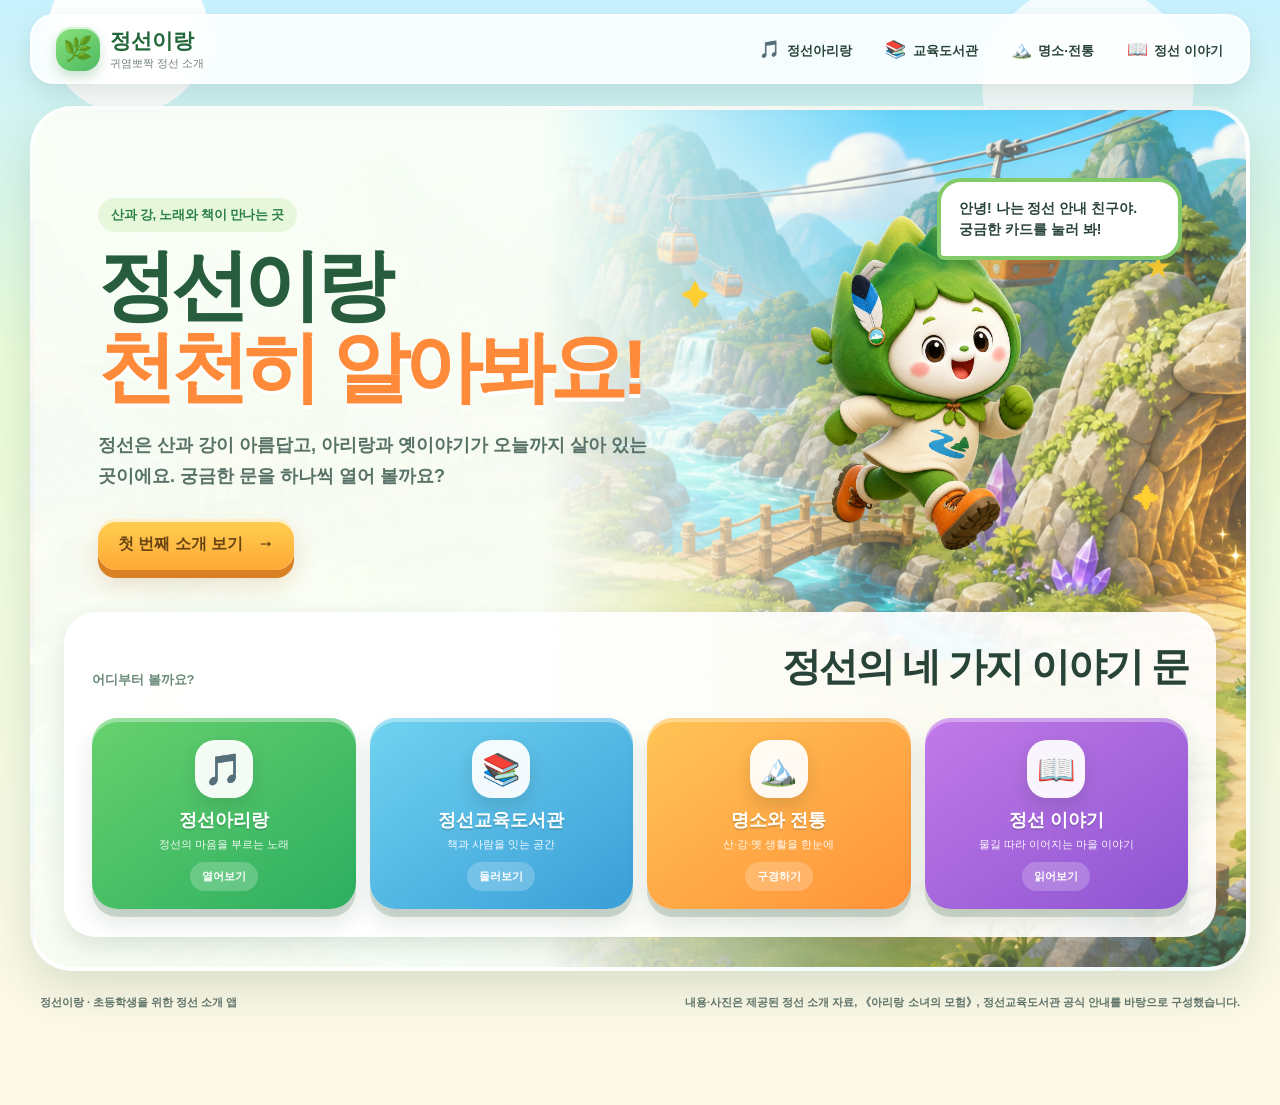
<file: index.html>
<!doctype html>
<html lang="ko">
<head>
  <meta charset="utf-8">
  <meta name="viewport" content="width=device-width, initial-scale=1">
  <meta name="theme-color" content="#5fc96c">
  <meta name="description" content="초등학생 눈높이로 만나는 정선아리랑, 정선교육도서관, 정선 명소와 전통 이야기">
  <title>정선이랑 놀러 가요!</title>
  <link rel="stylesheet" href="styles.css">
</head>
<body>
  <a class="skip-link" href="#mainContent">본문으로 바로가기</a>
  <div class="sky-decoration" aria-hidden="true"><i>★</i><i>✦</i><i>★</i><i>✦</i></div>

  <div class="app-shell">
    <header class="topbar">
      <button class="brand" type="button" data-go="home" aria-label="처음 화면으로 이동">
        <span class="brand-mark">🌿</span>
        <span><b>정선이랑</b><small>귀염뽀짝 정선 소개</small></span>
      </button>
      <nav class="desktop-nav" aria-label="정선 소개 메뉴">
        <button type="button" data-go="arirang"><span>🎵</span> 정선아리랑</button>
        <button type="button" data-go="library"><span>📚</span> 교육도서관</button>
        <button type="button" data-go="places"><span>🏔️</span> 명소·전통</button>
        <button type="button" data-go="story"><span>📖</span> 정선 이야기</button>
      </nav>
    </header>

    <main id="mainContent">
      <section class="page home-page is-active" id="home" data-page="home" aria-labelledby="homeTitle">
        <div class="home-hero">
          <div class="hero-copy">
            <span class="eyebrow">산과 강, 노래와 책이 만나는 곳</span>
            <h1 id="homeTitle">정선이랑<br><em>천천히 알아봐요!</em></h1>
            <p>정선은 산과 강이 아름답고, 아리랑과 옛이야기가 오늘까지 살아 있는 곳이에요. 궁금한 문을 하나씩 열어 볼까요?</p>
            <button class="primary-button" type="button" data-go="arirang">첫 번째 소개 보기 <span>→</span></button>
          </div>
          <div class="mascot-stage">
            <div class="mascot-speech" id="mascotSpeech">안녕! 나는 정선 안내 친구야. 궁금한 카드를 눌러 봐!</div>
            <button class="mascot-button" id="mascotButton" type="button" aria-label="정선 캐릭터에게 말 걸기">
              <img src="assets/jeongseon-hero.png" alt="초록 산 모자를 쓴 정선 안내 캐릭터">
            </button>
            <span class="spark spark-one">✦</span><span class="spark spark-two">★</span><span class="spark spark-three">✦</span>
          </div>
        </div>

        <div class="door-section" aria-labelledby="doorTitle">
          <div class="section-heading compact">
            <span>어디부터 볼까요?</span>
            <h2 id="doorTitle">정선의 네 가지 이야기 문</h2>
          </div>
          <div class="door-grid">
            <button class="door-card green" type="button" data-go="arirang">
              <span class="door-icon">🎵</span><span><b>정선아리랑</b><small>정선의 마음을 부르는 노래</small></span><i>열어보기</i>
            </button>
            <button class="door-card blue" type="button" data-go="library">
              <span class="door-icon">📚</span><span><b>정선교육도서관</b><small>책과 사람을 잇는 공간</small></span><i>둘러보기</i>
            </button>
            <button class="door-card orange" type="button" data-go="places">
              <span class="door-icon">🏔️</span><span><b>명소와 전통</b><small>산·강·옛 생활을 한눈에</small></span><i>구경하기</i>
            </button>
            <button class="door-card purple" type="button" data-go="story">
              <span class="door-icon">📖</span><span><b>정선 이야기</b><small>물길 따라 이어지는 마을 이야기</small></span><i>읽어보기</i>
            </button>
          </div>
        </div>
      </section>

      <section class="page themed-page arirang-page" id="arirang" data-page="arirang" aria-labelledby="arirangTitle">
        <div class="page-hero arirang-hero">
          <button class="back-button" type="button" data-go="home">← 처음으로</button>
          <div class="page-hero-copy">
            <span class="page-kicker">첫 번째 이야기 · 노래</span>
            <h1 id="arirangTitle">마음을 이어 주는<br><em>정선아리랑</em></h1>
            <p>정선 사람들이 살아가며 느낀 마음과 이야기가 노래가 되었어요.</p>
          </div>
          <div class="hero-sticker" aria-hidden="true">아라리요~<span>🎶</span></div>
        </div>

        <div class="content-wrap">
          <div class="fact-bubbles">
            <article><span>🌱</span><div><b>어떤 노래인가요?</b><p>정선을 대표하는 민요예요. 기쁘고 그리운 마음, 살아가는 이야기를 노래로 전해요.</p></div></article>
            <article><span>🌊</span><div><b>어디에서 만나요?</b><p>두 물길이 만나는 아우라지와 정선의 마을, 정선아리랑제에서 만날 수 있어요.</p></div></article>
            <article><span>🤝</span><div><b>왜 소중할까요?</b><p>옛사람들의 마음과 정선의 생활 모습을 오늘의 우리에게 이어 주기 때문이에요.</p></div></article>
          </div>

          <section class="music-room" aria-labelledby="musicTitle">
            <div class="music-photo"><img src="assets/photos/arirang.jpg" alt="무대에서 정선아리랑 공연을 하는 모습"><span>노래가 시작되면 마음도 둥실 ♪</span></div>
            <div class="music-console">
              <span class="eyebrow coral">직접 들어 봐요</span>
              <h2 id="musicTitle">정선아리랑 소리 상자</h2>
              <p>대표곡 버튼을 누르면 긴아리랑이 처음부터 재생돼요.</p>
              <div class="track-list" role="list">
                <button class="track-button single-track" type="button" data-track="assets/audio/stage1-long-arirang-male.mp3" data-title="긴아리랑 · 남자 소리"><span>▶</span><b>대표곡 긴아리랑 듣기</b><small>남자 소리 · 처음부터 재생</small></button>
              </div>
              <div class="now-playing"><span>🎧</span><div><small>지금 선택한 노래</small><b id="trackTitle">곡을 골라 주세요</b></div></div>
              <audio id="arirangPlayer" controls preload="metadata"></audio>
              <p class="tiny-note">정선군 공식 자료실에서 제공하는 음원을 사용했어요.</p>
            </div>
          </section>

          <div class="say-along"><span>🎤</span><div><small>천천히 따라 읽어 봐요</small><b>“아리랑 아리랑 아라리요”</b></div></div>
        </div>
      </section>

      <section class="page themed-page library-page" id="library" data-page="library" aria-labelledby="libraryTitle">
        <div class="page-hero library-hero">
          <button class="back-button" type="button" data-go="home">← 처음으로</button>
          <div class="page-hero-copy">
            <span class="page-kicker">두 번째 이야기 · 책</span>
            <h1 id="libraryTitle">책과 사람을 잇는<br><em>정선교육도서관</em></h1>
            <p>책을 읽고, 궁금한 것을 찾고, 새로운 친구와 문화를 만나는 열린 공간이에요.</p>
          </div>
          <div class="library-building" aria-hidden="true"><span>📚</span><b>정선교육도서관</b><i>책이 반짝!</i></div>
        </div>

        <div class="content-wrap">
          <section aria-labelledby="libraryThingsTitle">
            <div class="section-heading"><span>도서관에서는</span><h2 id="libraryThingsTitle">이런 일을 할 수 있어요!</h2></div>
            <div class="service-grid">
              <article><span>🔎</span><b>책 찾기</b><p>읽고 싶은 책을 검색하고 자료실에서 찾아봐요.</p></article>
              <article><span>✨</span><b>새 책 만나기</b><p>신착자료와 사서 선생님의 추천도서를 살펴봐요.</p></article>
              <article><span>💻</span><b>전자책 읽기</b><p>온라인 전자도서관에서 책과 잡지를 만나요.</p></article>
              <article><span>🎨</span><b>문화 프로그램</b><p>독서·문화 활동과 동아리 프로그램에 참여해요.</p></article>
            </div>
          </section>

          <section class="library-tour" aria-labelledby="tourTitle">
            <div class="shelf-illustration" aria-hidden="true">
              <span class="book b1"></span><span class="book b2"></span><span class="book b3"></span><span class="book b4"></span><span class="book b5"></span><i>🐿️</i>
            </div>
            <div>
              <span class="eyebrow blue-text">도서관을 더 즐겁게</span>
              <h2 id="tourTitle">책을 고르고, 읽고, 나눠요</h2>
              <ol class="library-steps">
                <li><span>1</span><div><b>궁금한 주제를 떠올려요.</b><small>공룡, 우주, 동물, 만들기… 무엇이든 좋아요!</small></div></li>
                <li><span>2</span><div><b>책 표지와 제목을 살펴봐요.</b><small>마음에 드는 책을 조심히 꺼내요.</small></div></li>
                <li><span>3</span><div><b>재미있던 부분을 이야기해요.</b><small>친구에게 한 문장으로 소개해 봐요.</small></div></li>
              </ol>
            </div>
          </section>

          <aside class="library-info" aria-label="정선교육도서관 이용 정보">
            <div><span>📍</span><p><small>주소</small><b>강원특별자치도 정선군 정선읍 봉양4길 9</b></p></div>
            <div><span>☎️</span><p><small>전화</small><b>033-563-5330, 5331</b></p></div>
            <a href="https://lib.gwe.go.kr/jslib/main" target="_blank" rel="noopener">공식 홈페이지 보기 ↗</a>
          </aside>
        </div>
      </section>

      <section class="page themed-page places-page" id="places" data-page="places" aria-labelledby="placesTitle">
        <div class="page-hero places-hero">
          <button class="back-button" type="button" data-go="home">← 처음으로</button>
          <div class="page-hero-copy">
            <span class="page-kicker">세 번째 이야기 · 풍경과 생활</span>
            <h1 id="placesTitle">보고 듣고 느끼는<br><em>정선 명소와 전통</em></h1>
            <p>산과 강이 만든 풍경, 이웃과 함께한 옛 생활, 신나는 체험을 카드로 만나 봐요.</p>
          </div>
          <div class="postcard-stack" aria-hidden="true"><span>동강</span><span>아우라지</span><span>화암동굴</span></div>
        </div>

        <div class="content-wrap">
          <div class="place-filter" role="group" aria-label="명소와 전통 분류">
            <button class="is-active" type="button" data-filter="all">모두 보기</button>
            <button type="button" data-filter="nature">🌿 자연</button>
            <button type="button" data-filter="tradition">🧺 전통</button>
            <button type="button" data-filter="sight">🚠 명소</button>
          </div>
          <div class="place-grid" id="placeGrid" aria-live="polite"></div>
        </div>
      </section>

      <section class="page themed-page story-page" id="story" data-page="story" aria-labelledby="storyTitle">
        <div class="page-hero story-hero">
          <button class="back-button" type="button" data-go="home">← 처음으로</button>
          <div class="page-hero-copy">
            <span class="page-kicker">네 번째 이야기 · 정선 동화책</span>
            <h1 id="storyTitle">물길 따라 이어지는<br><em>정선 이야기</em></h1>
            <p>정선의 옛 생활을 살펴보고, 아우라지 소녀 선이의 신나는 모험도 만나 봐요.</p>
          </div>
          <div class="open-book" aria-hidden="true">📖<span>새 이야기책이 도착했어요!</span></div>
        </div>

        <div class="content-wrap">
          <section class="storybook" aria-labelledby="chapterTitle">
            <div class="storybook-visual" id="storyVisual" aria-hidden="true"></div>
            <div class="storybook-copy">
              <div class="chapter-label" id="chapterLabel">첫 번째 장</div>
              <h2 id="chapterTitle">산과 강이 만나는 마을</h2>
              <p id="chapterText"></p>
              <div class="story-question" id="storyQuestion"></div>
              <div class="story-controls">
                <button id="storyPrev" type="button">← 앞 장</button>
                <div class="story-dots" id="storyDots" aria-label="이야기 장 선택"></div>
                <button id="storyNext" type="button">다음 장 →</button>
              </div>
            </div>
          </section>

          <section class="adventure-book" id="arirangAdventure" aria-labelledby="adventureTitle">
            <div class="adventure-heading">
              <div>
                <span class="book-kicker">📗 책 한 권을 6장으로 쏙!</span>
                <h2 id="adventureTitle">《아리랑 소녀의 모험》</h2>
                <p>아우라지 소녀 <b>선이</b>가 뗏목을 타고 떠나는 용감하고 신비한 모험이에요.</p>
              </div>
              <div class="book-badge" aria-label="박정애 지음">박정애 지음<br><b>저학년 요약</b></div>
            </div>

            <div class="adventure-grid">
              <article class="adventure-card green">
                <span class="adventure-number">1</span>
                <span class="adventure-icon" aria-hidden="true">🏡</span>
                <h3>아우라지 소녀 선이</h3>
                <p>선이는 아픈 어머니와 언니를 돕고, 멀리 한양으로 일하러 간 아버지를 만나고 싶었어요. 그래서 돈도 벌고 아버지도 찾기로 마음먹었지요.</p>
              </article>
              <article class="adventure-card blue">
                <span class="adventure-number">2</span>
                <span class="adventure-icon" aria-hidden="true">🪵</span>
                <h3>‘선우’로 변신!</h3>
                <p>그 시절에는 여자아이를 뗏목에 잘 태워 주지 않았어요. 선이는 머리를 자르고 남자아이 ‘선우’처럼 꾸민 뒤, 뗏목꾼 용이와 한양으로 출발했어요.</p>
              </article>
              <article class="adventure-card yellow">
                <span class="adventure-number">3</span>
                <span class="adventure-icon" aria-hidden="true">🎵</span>
                <h3>물길 위의 아리랑</h3>
                <p>뗏목은 아우라지에서 동강을 따라 흘렀어요. 선이는 물살이 세거나 마음이 무서울 때마다 아리랑을 부르며 용기와 그리움을 노래했답니다.</p>
              </article>
              <article class="adventure-card orange">
                <span class="adventure-number">4</span>
                <span class="adventure-icon" aria-hidden="true">🐉</span>
                <h3>용이 형님의 비밀</h3>
                <p>든든한 뗏목꾼 용이는 사실 천 년을 산 이무기였어요. 용이는 위험한 물길에서 선이를 지켜 주며 동강을 지키는 수호신이 될 날을 기다리고 있었어요.</p>
              </article>
              <article class="adventure-card purple">
                <span class="adventure-number">5</span>
                <span class="adventure-icon" aria-hidden="true">✨</span>
                <h3>이름을 부른 기적</h3>
                <p>나쁜 사람들이 용이를 해치자 선이는 정선의 새, 물고기, 풀꽃 이름을 부르며 아리랑을 불렀어요. 생명들의 힘이 모여 용이를 살리고, 용이는 황금빛 용으로 다시 태어났어요.</p>
              </article>
              <article class="adventure-card pink">
                <span class="adventure-number">6</span>
                <span class="adventure-icon" aria-hidden="true">💚</span>
                <h3>다시 아우라지로</h3>
                <p>모험을 마친 선이는 뗏목의 삯을 받고 다시 소녀의 모습으로 돌아왔어요. 선이는 가족이 기다리는 아우라지를 향해 힘차게 달려갔답니다.</p>
              </article>
            </div>

            <div class="adventure-finish">
              <span aria-hidden="true">🌊</span>
              <div><b>이 이야기의 마음</b><p>가족을 사랑하는 마음, 친구를 믿는 용기, 자연을 소중히 여기는 마음이 정선아리랑과 함께 이어져요.</p></div>
            </div>
            <p class="book-source-note">※ 《아리랑 소녀의 모험》(박정애 지음, 정선아리랑문화재단)의 주요 내용을 초등 1–2학년 눈높이로 짧게 정리했습니다.</p>
          </section>

          <div class="closing-card">
            <img src="assets/jeongseon-hero.png" alt="활짝 웃으며 달리는 정선 안내 캐릭터">
            <div><small>정선 안내 친구의 한마디</small><b>선이처럼 용기를 내고, 용이처럼 자연을 지켜요!</b><button type="button" data-go="home">다른 소개도 보기</button></div>
          </div>
        </div>
      </section>
    </main>

    <footer>
      <p><b>정선이랑</b> · 초등학생을 위한 정선 소개 앱</p>
      <p>내용·사진은 제공된 정선 소개 자료, 《아리랑 소녀의 모험》, 정선교육도서관 공식 안내를 바탕으로 구성했습니다.</p>
    </footer>
  </div>

  <nav class="mobile-nav" aria-label="모바일 정선 소개 메뉴">
    <button type="button" data-go="home"><span>🏡</span>처음</button>
    <button type="button" data-go="arirang"><span>🎵</span>아리랑</button>
    <button type="button" data-go="library"><span>📚</span>도서관</button>
    <button type="button" data-go="places"><span>🏔️</span>명소</button>
    <button type="button" data-go="story"><span>📖</span>이야기</button>
  </nav>

  <script src="app.js"></script>
</body>
</html>
</file>
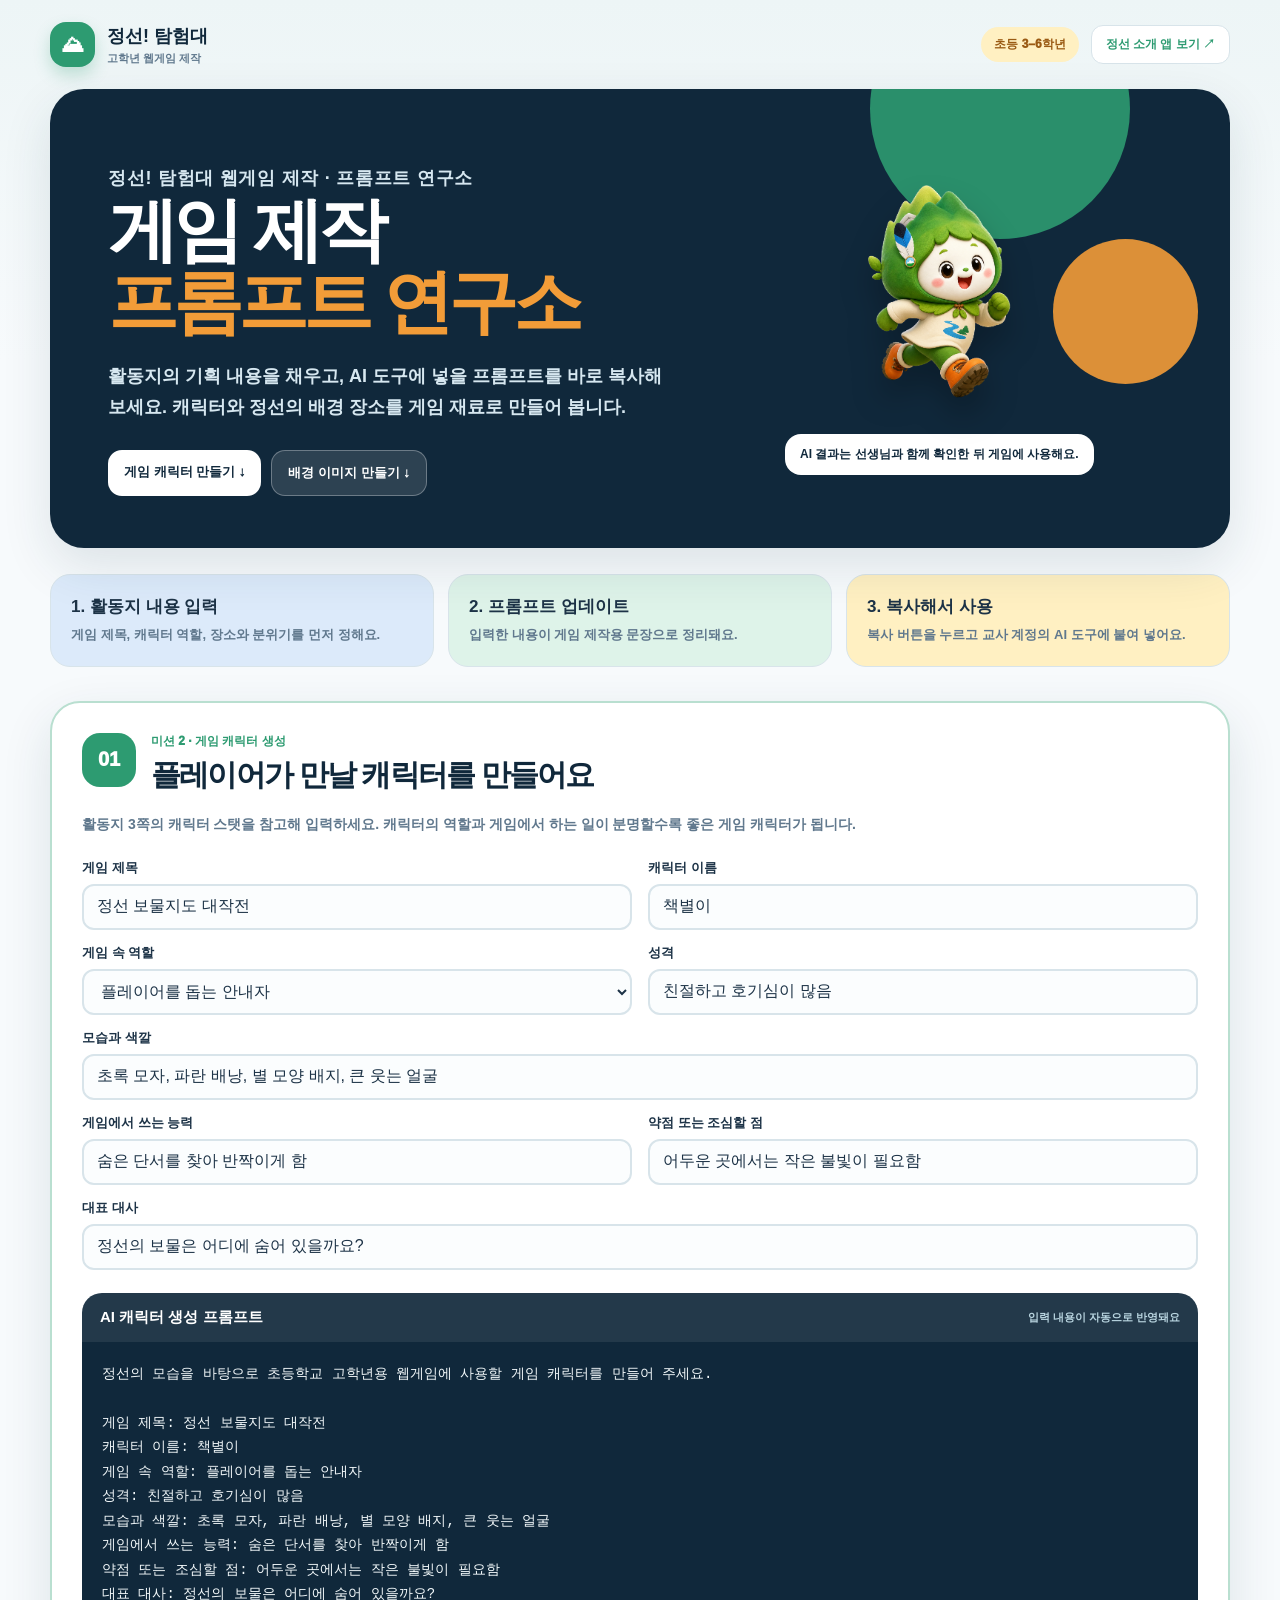
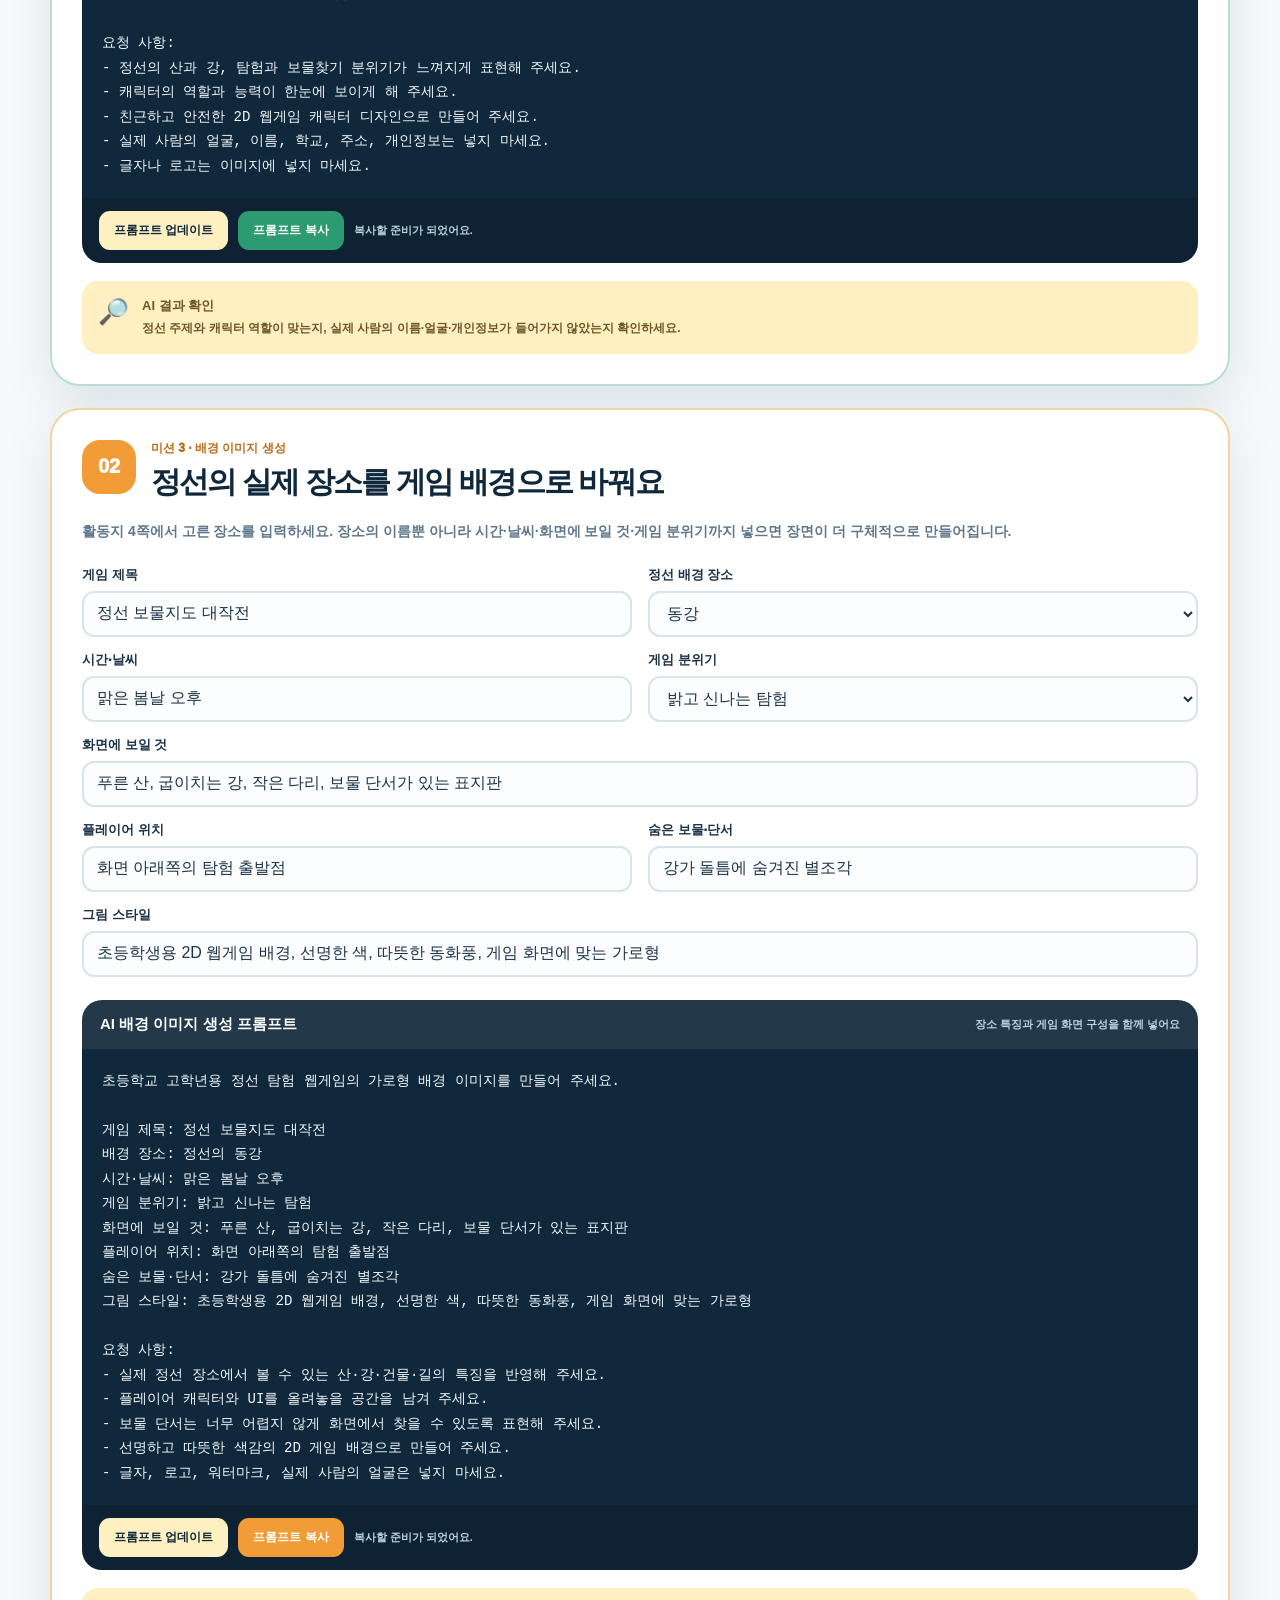
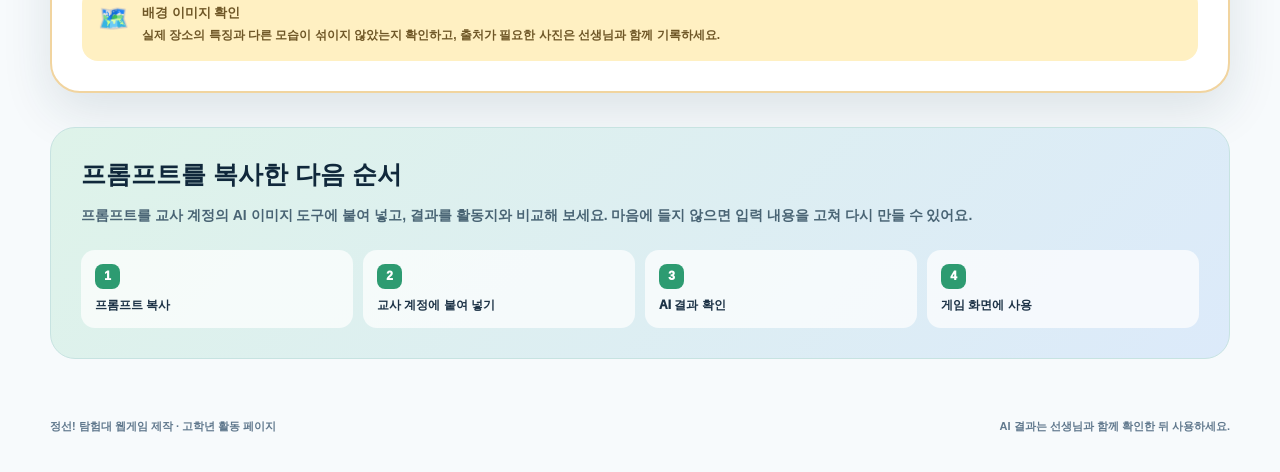
<file: game-workshop.html>
<!doctype html>
<html lang="ko">
<head>
  <meta charset="utf-8">
  <meta name="viewport" content="width=device-width, initial-scale=1">
  <meta name="theme-color" content="#10283b">
  <meta name="description" content="고학년 정선 탐험대 웹게임 제작용 캐릭터·배경 이미지 프롬프트 연구소">
  <title>정선! 탐험대 · 게임 제작 프롬프트 연구소</title>
  <style>
    :root {
      --navy: #10283b;
      --ink: #1d3347;
      --muted: #60788d;
      --green: #2d9b71;
      --orange: #f29c38;
      --blue: #dceafa;
      --mint: #def3e9;
      --yellow: #fff0c2;
      --peach: #ffe1d8;
      --purple: #eee5ff;
      --line: #d8e4ea;
      --paper: #f7fafc;
      --white: #fff;
      --shadow: 0 18px 50px rgba(24, 56, 74, .12);
    }
    * { box-sizing: border-box; }
    html { scroll-behavior: smooth; }
    body { margin: 0; color: var(--ink); background: linear-gradient(180deg, #edf5f6 0, var(--paper) 360px); font-family: "Malgun Gothic", "Apple SD Gothic Neo", sans-serif; }
    button, input, select { font: inherit; }
    a { color: inherit; }
    .page-shell { width: min(1180px, calc(100% - 32px)); margin: 0 auto; }
    .site-header { display: flex; justify-content: space-between; align-items: center; gap: 20px; padding: 22px 0; }
    .brand { display: inline-flex; align-items: center; gap: 12px; color: var(--navy); text-decoration: none; font-weight: 1000; }
    .brand-mark { display: grid; place-items: center; width: 45px; height: 45px; border-radius: 16px; color: white; background: var(--green); font-size: 23px; box-shadow: 0 8px 16px rgba(45,155,113,.25); }
    .brand b, .brand small { display: block; }.brand b { font-size: 18px; }.brand small { margin-top: 3px; color: var(--muted); font-size: 11px; }
    .header-actions { display: flex; align-items: center; gap: 12px; }
    .grade-chip { padding: 9px 13px; border-radius: 999px; color: #9a5a13; background: var(--yellow); font-size: 12px; font-weight: 1000; }
    .home-link { padding: 10px 14px; border-radius: 12px; color: var(--green); background: white; border: 1px solid var(--line); font-size: 12px; font-weight: 1000; text-decoration: none; }
    .hero { position: relative; display: grid; grid-template-columns: 1.1fr .9fr; gap: 30px; align-items: center; min-height: 425px; padding: 52px 58px; overflow: hidden; border-radius: 34px; color: white; background: var(--navy); box-shadow: var(--shadow); }
    .hero::before, .hero::after { content: ""; position: absolute; border-radius: 50%; opacity: .9; pointer-events: none; }
    .hero::before { width: 260px; height: 260px; right: 100px; top: -110px; background: var(--green); }
    .hero::after { width: 145px; height: 145px; right: 32px; top: 150px; background: var(--orange); }
    .hero-copy, .hero-art { position: relative; z-index: 1; }
    .kicker { margin: 0 0 14px; color: var(--yellow); font-size: 14px; font-weight: 1000; letter-spacing: .04em; }
    h1, h2, h3, p { word-break: keep-all; }
    .hero h1 { margin: 0; font-size: clamp(40px, 6vw, 70px); line-height: 1.04; letter-spacing: -.07em; }
    .hero h1 span { color: var(--orange); }
    .hero-copy > p { max-width: 610px; margin: 22px 0 0; color: #d6e7f0; font-size: 18px; line-height: 1.7; font-weight: 700; }
    .hero-actions { display: flex; flex-wrap: wrap; gap: 10px; margin-top: 28px; }
    .hero-actions a { padding: 13px 16px; border-radius: 14px; color: var(--navy); background: white; font-size: 13px; font-weight: 1000; text-decoration: none; }
    .hero-actions a:last-child { color: white; background: rgba(255,255,255,.12); border: 1px solid rgba(255,255,255,.3); }
    .hero-art { display: grid; justify-items: center; align-content: center; min-height: 310px; }
    .hero-art img { width: min(270px, 80%); max-height: 260px; object-fit: contain; filter: drop-shadow(0 18px 15px rgba(0,0,0,.25)); animation: float 4s ease-in-out infinite; }
    .hero-note { max-width: 320px; margin-top: 12px; padding: 12px 15px; border-radius: 16px; color: var(--navy); background: white; font-size: 12px; font-weight: 900; text-align: center; }
    .how { display: grid; grid-template-columns: repeat(3, 1fr); gap: 14px; margin: 26px 0 34px; }
    .how-card { padding: 20px; border: 1px solid var(--line); border-radius: 20px; background: white; }
    .how-card b { display: block; margin-bottom: 7px; font-size: 17px; }.how-card p { margin: 0; color: var(--muted); font-size: 13px; line-height: 1.55; font-weight: 700; }
    .how-card:nth-child(1) { background: var(--blue); }.how-card:nth-child(2) { background: var(--mint); }.how-card:nth-child(3) { background: var(--yellow); }
    .lab-card { scroll-margin-top: 20px; padding: 30px; margin: 22px 0; border-radius: 30px; background: white; border: 2px solid var(--line); box-shadow: var(--shadow); }
    .lab-card.character { border-color: #b9dfd0; }.lab-card.background { border-color: #f1d49f; }
    .lab-head { display: flex; align-items: flex-start; gap: 15px; }.lab-no { display: grid; place-items: center; flex: 0 0 54px; height: 54px; border-radius: 18px; color: white; background: var(--green); font-size: 20px; font-weight: 1000; }.background .lab-no { background: var(--orange); }
    .lab-head small { display: block; margin-bottom: 5px; color: var(--green); font-size: 12px; font-weight: 1000; }.background .lab-head small { color: #bd6d18; }
    .lab-head h2 { margin: 0; color: var(--navy); font-size: 30px; letter-spacing: -.06em; }.lab-intro { margin: 17px 0 23px; color: var(--muted); font-size: 14px; line-height: 1.65; font-weight: 700; }
    .field-grid { display: grid; grid-template-columns: repeat(2, 1fr); gap: 14px 16px; }
    .field { display: grid; gap: 7px; }.field.full { grid-column: 1 / -1; }.field label { color: var(--ink); font-size: 13px; font-weight: 1000; }
    input, select { width: 100%; min-height: 46px; padding: 11px 13px; color: var(--ink); background: #fbfdfe; border: 2px solid var(--line); border-radius: 12px; outline: none; }
    input:focus, select:focus { border-color: var(--green); box-shadow: 0 0 0 4px rgba(45,155,113,.12); }
    .background input:focus, .background select:focus { border-color: var(--orange); box-shadow: 0 0 0 4px rgba(242,156,56,.14); }
    .prompt-panel { margin-top: 23px; overflow: hidden; border-radius: 20px; background: var(--navy); }
    .prompt-top { display: flex; justify-content: space-between; gap: 16px; align-items: center; padding: 15px 18px; color: white; background: rgba(255,255,255,.08); }.prompt-top b { font-size: 15px; }.prompt-top span { color: #b8d4df; font-size: 11px; font-weight: 800; }
    pre { min-height: 215px; margin: 0; padding: 20px; overflow: auto; white-space: pre-wrap; color: #f2f8fa; font: 14px/1.75 "Cascadia Mono", Consolas, monospace; }
    .prompt-actions { display: flex; align-items: center; gap: 10px; padding: 13px 17px; background: rgba(0,0,0,.14); }.prompt-actions button { border: 0; border-radius: 11px; padding: 11px 15px; cursor: pointer; font-size: 12px; font-weight: 1000; }.make-button { color: var(--navy); background: var(--yellow); }.copy-button { color: white; background: var(--green); }.background .copy-button { background: var(--orange); }.copy-status { color: #b8d4df; font-size: 11px; font-weight: 800; }
    .safety { display: grid; grid-template-columns: auto 1fr; gap: 13px; align-items: start; margin-top: 18px; padding: 16px; border-radius: 16px; color: #6f5727; background: var(--yellow); }.safety > span { font-size: 25px; }.safety b { display: block; margin-bottom: 4px; font-size: 13px; }.safety p { margin: 0; font-size: 12px; line-height: 1.55; font-weight: 700; }
    .finish { margin: 34px 0 60px; padding: 30px; border-radius: 25px; background: linear-gradient(135deg, var(--mint), var(--blue)); border: 1px solid #c7e3e1; }.finish h2 { margin: 0 0 13px; color: var(--navy); font-size: 25px; }.finish p { margin: 0; color: #496474; font-size: 14px; line-height: 1.7; font-weight: 700; }.finish ol { display: grid; grid-template-columns: repeat(4, 1fr); gap: 10px; margin: 22px 0 0; padding: 0; list-style: none; counter-reset: step; }.finish li { counter-increment: step; padding: 14px; border-radius: 14px; background: rgba(255,255,255,.72); font-size: 12px; font-weight: 1000; }.finish li::before { content: counter(step); display: grid; place-items: center; width: 25px; height: 25px; margin-bottom: 8px; border-radius: 8px; color: white; background: var(--green); font-size: 12px; }
    footer { display: flex; justify-content: space-between; gap: 20px; padding: 0 0 38px; color: var(--muted); font-size: 11px; font-weight: 700; } footer p { margin: 0; }
    @keyframes float { 0%,100% { transform: translateY(0) rotate(-1deg); } 50% { transform: translateY(-10px) rotate(1deg); } }
    @media (max-width: 820px) { .hero { grid-template-columns: 1fr; padding: 38px 30px 25px; }.hero-art { min-height: 230px; }.hero-art img { width: 210px; max-height: 205px; }.how, .finish ol { grid-template-columns: 1fr 1fr; } }
    @media (max-width: 600px) { .page-shell { width: min(100% - 18px, 560px); }.site-header { align-items: flex-start; }.header-actions { flex-direction: column; align-items: flex-end; gap: 7px; }.hero { border-radius: 24px; padding: 32px 21px 22px; }.hero h1 { font-size: 43px; }.hero-copy > p { font-size: 14px; }.hero-actions a { flex: 1 1 150px; text-align: center; }.how, .field-grid, .finish ol { grid-template-columns: 1fr; }.lab-card { padding: 21px; border-radius: 22px; }.lab-head h2 { font-size: 24px; }.field.full { grid-column: auto; }.prompt-actions { flex-wrap: wrap; }.prompt-actions button { flex: 1 1 145px; }.copy-status { width: 100%; }.finish { padding: 22px; } footer { display: block; line-height: 1.7; } footer p + p { margin-top: 7px; } }
  </style>
</head>
<body>
  <div class="page-shell">
    <header class="site-header">
      <a class="brand" href="./" aria-label="정선이랑 처음 화면으로 이동"><span class="brand-mark">⛰</span><span><b>정선! 탐험대</b><small>고학년 웹게임 제작</small></span></a>
      <div class="header-actions"><span class="grade-chip">초등 3–6학년</span><a class="home-link" href="./">정선 소개 앱 보기 ↗</a></div>
    </header>

    <main>
      <section class="hero">
        <div class="hero-copy">
          <p class="kicker">정선! 탐험대 웹게임 제작 · 프롬프트 연구소</p>
          <h1>게임 제작<br><span>프롬프트 연구소</span></h1>
          <p>활동지의 기획 내용을 채우고, AI 도구에 넣을 프롬프트를 바로 복사해 보세요. 캐릭터와 정선의 배경 장소를 게임 재료로 만들어 봅니다.</p>
          <div class="hero-actions"><a href="#characterLab">게임 캐릭터 만들기 ↓</a><a href="#backgroundLab">배경 이미지 만들기 ↓</a></div>
        </div>
        <div class="hero-art"><img src="assets/jeongseon-hero.png" alt="정선 탐험 안내 캐릭터"><div class="hero-note">AI 결과는 선생님과 함께 확인한 뒤 게임에 사용해요.</div></div>
      </section>

      <section class="how" aria-label="사용 순서">
        <article class="how-card"><b>1. 활동지 내용 입력</b><p>게임 제목, 캐릭터 역할, 장소와 분위기를 먼저 정해요.</p></article>
        <article class="how-card"><b>2. 프롬프트 업데이트</b><p>입력한 내용이 게임 제작용 문장으로 정리돼요.</p></article>
        <article class="how-card"><b>3. 복사해서 사용</b><p>복사 버튼을 누르고 교사 계정의 AI 도구에 붙여 넣어요.</p></article>
      </section>

      <section class="lab-card character" id="characterLab" aria-labelledby="characterTitle">
        <div class="lab-head"><span class="lab-no">01</span><div><small>미션 2 · 게임 캐릭터 생성</small><h2 id="characterTitle">플레이어가 만날 캐릭터를 만들어요</h2></div></div>
        <p class="lab-intro">활동지 3쪽의 캐릭터 스탯을 참고해 입력하세요. 캐릭터의 역할과 게임에서 하는 일이 분명할수록 좋은 게임 캐릭터가 됩니다.</p>
        <div class="field-grid">
          <div class="field"><label for="characterGame">게임 제목</label><input id="characterGame" value="정선 보물지도 대작전"></div>
          <div class="field"><label for="characterName">캐릭터 이름</label><input id="characterName" value="책별이"></div>
          <div class="field"><label for="characterRole">게임 속 역할</label><select id="characterRole"><option>플레이어를 돕는 안내자</option><option>단서를 알려 주는 탐험 친구</option><option>미션을 내는 수수께끼 친구</option><option>보물을 지키는 보스</option><option>플레이어와 경쟁하는 라이벌</option></select></div>
          <div class="field"><label for="characterPersonality">성격</label><input id="characterPersonality" value="친절하고 호기심이 많음"></div>
          <div class="field full"><label for="characterAppearance">모습과 색깔</label><input id="characterAppearance" value="초록 모자, 파란 배낭, 별 모양 배지, 큰 웃는 얼굴"></div>
          <div class="field"><label for="characterAbility">게임에서 쓰는 능력</label><input id="characterAbility" value="숨은 단서를 찾아 반짝이게 함"></div>
          <div class="field"><label for="characterWeakness">약점 또는 조심할 점</label><input id="characterWeakness" value="어두운 곳에서는 작은 불빛이 필요함"></div>
          <div class="field full"><label for="characterDialogue">대표 대사</label><input id="characterDialogue" value="정선의 보물은 어디에 숨어 있을까요?"></div>
        </div>
        <div class="prompt-panel">
          <div class="prompt-top"><b>AI 캐릭터 생성 프롬프트</b><span>입력 내용이 자동으로 반영돼요</span></div>
          <pre id="characterPrompt" aria-label="게임 캐릭터 생성 프롬프트"></pre>
          <div class="prompt-actions"><button class="make-button" id="makeCharacter" type="button">프롬프트 업데이트</button><button class="copy-button" id="copyCharacter" type="button">프롬프트 복사</button><span class="copy-status" id="characterStatus" role="status">복사할 준비가 되었어요.</span></div>
        </div>
        <div class="safety"><span>🔎</span><div><b>AI 결과 확인</b><p>정선 주제와 캐릭터 역할이 맞는지, 실제 사람의 이름·얼굴·개인정보가 들어가지 않았는지 확인하세요.</p></div></div>
      </section>

      <section class="lab-card background" id="backgroundLab" aria-labelledby="backgroundTitle">
        <div class="lab-head"><span class="lab-no">02</span><div><small>미션 3 · 배경 이미지 생성</small><h2 id="backgroundTitle">정선의 실제 장소를 게임 배경으로 바꿔요</h2></div></div>
        <p class="lab-intro">활동지 4쪽에서 고른 장소를 입력하세요. 장소의 이름뿐 아니라 시간·날씨·화면에 보일 것·게임 분위기까지 넣으면 장면이 더 구체적으로 만들어집니다.</p>
        <div class="field-grid">
          <div class="field"><label for="backgroundGame">게임 제목</label><input id="backgroundGame" value="정선 보물지도 대작전"></div>
          <div class="field"><label for="backgroundPlace">정선 배경 장소</label><select id="backgroundPlace"><option>동강</option><option>정선교육도서관</option><option>병방치 스카이워크</option><option>정선아리랑시장</option><option>아우라지</option><option>우리 팀이 정한 장소</option></select></div>
          <div class="field"><label for="backgroundTime">시간·날씨</label><input id="backgroundTime" value="맑은 봄날 오후"></div>
          <div class="field"><label for="backgroundMood">게임 분위기</label><select id="backgroundMood"><option>밝고 신나는 탐험</option><option>신비롭고 호기심 가득한 분위기</option><option>따뜻하고 편안한 분위기</option><option>긴장감 있는 미션 분위기</option></select></div>
          <div class="field full"><label for="backgroundVisible">화면에 보일 것</label><input id="backgroundVisible" value="푸른 산, 굽이치는 강, 작은 다리, 보물 단서가 있는 표지판"></div>
          <div class="field"><label for="backgroundPlayer">플레이어 위치</label><input id="backgroundPlayer" value="화면 아래쪽의 탐험 출발점"></div>
          <div class="field"><label for="backgroundTreasure">숨은 보물·단서</label><input id="backgroundTreasure" value="강가 돌틈에 숨겨진 별조각"></div>
          <div class="field full"><label for="backgroundStyle">그림 스타일</label><input id="backgroundStyle" value="초등학생용 2D 웹게임 배경, 선명한 색, 따뜻한 동화풍, 게임 화면에 맞는 가로형"></div>
        </div>
        <div class="prompt-panel">
          <div class="prompt-top"><b>AI 배경 이미지 생성 프롬프트</b><span>장소 특징과 게임 화면 구성을 함께 넣어요</span></div>
          <pre id="backgroundPrompt" aria-label="게임 배경 이미지 생성 프롬프트"></pre>
          <div class="prompt-actions"><button class="make-button" id="makeBackground" type="button">프롬프트 업데이트</button><button class="copy-button" id="copyBackground" type="button">프롬프트 복사</button><span class="copy-status" id="backgroundStatus" role="status">복사할 준비가 되었어요.</span></div>
        </div>
        <div class="safety"><span>🗺️</span><div><b>배경 이미지 확인</b><p>실제 장소의 특징과 다른 모습이 섞이지 않았는지 확인하고, 출처가 필요한 사진은 선생님과 함께 기록하세요.</p></div></div>
      </section>

      <section class="finish" aria-labelledby="finishTitle">
        <h2 id="finishTitle">프롬프트를 복사한 다음 순서</h2>
        <p>프롬프트를 교사 계정의 AI 이미지 도구에 붙여 넣고, 결과를 활동지와 비교해 보세요. 마음에 들지 않으면 입력 내용을 고쳐 다시 만들 수 있어요.</p>
        <ol><li>프롬프트 복사</li><li>교사 계정에 붙여 넣기</li><li>AI 결과 확인</li><li>게임 화면에 사용</li></ol>
      </section>
    </main>

    <footer><p>정선! 탐험대 웹게임 제작 · 고학년 활동 페이지</p><p>AI 결과는 선생님과 함께 확인한 뒤 사용하세요.</p></footer>
  </div>
  <script>
    const $ = (id) => document.getElementById(id);

    function characterPrompt() {
      return `정선의 모습을 바탕으로 초등학교 고학년용 웹게임에 사용할 게임 캐릭터를 만들어 주세요.\n\n게임 제목: ${$("characterGame").value}\n캐릭터 이름: ${$("characterName").value}\n게임 속 역할: ${$("characterRole").value}\n성격: ${$("characterPersonality").value}\n모습과 색깔: ${$("characterAppearance").value}\n게임에서 쓰는 능력: ${$("characterAbility").value}\n약점 또는 조심할 점: ${$("characterWeakness").value}\n대표 대사: ${$("characterDialogue").value}\n\n요청 사항:\n- 정선의 산과 강, 탐험과 보물찾기 분위기가 느껴지게 표현해 주세요.\n- 캐릭터의 역할과 능력이 한눈에 보이게 해 주세요.\n- 친근하고 안전한 2D 웹게임 캐릭터 디자인으로 만들어 주세요.\n- 실제 사람의 얼굴, 이름, 학교, 주소, 개인정보는 넣지 마세요.\n- 글자나 로고는 이미지에 넣지 마세요.`;
    }

    function backgroundPrompt() {
      return `초등학교 고학년용 정선 탐험 웹게임의 가로형 배경 이미지를 만들어 주세요.\n\n게임 제목: ${$("backgroundGame").value}\n배경 장소: 정선의 ${$("backgroundPlace").value}\n시간·날씨: ${$("backgroundTime").value}\n게임 분위기: ${$("backgroundMood").value}\n화면에 보일 것: ${$("backgroundVisible").value}\n플레이어 위치: ${$("backgroundPlayer").value}\n숨은 보물·단서: ${$("backgroundTreasure").value}\n그림 스타일: ${$("backgroundStyle").value}\n\n요청 사항:\n- 실제 정선 장소에서 볼 수 있는 산·강·건물·길의 특징을 반영해 주세요.\n- 플레이어 캐릭터와 UI를 올려놓을 공간을 남겨 주세요.\n- 보물 단서는 너무 어렵지 않게 화면에서 찾을 수 있도록 표현해 주세요.\n- 선명하고 따뜻한 색감의 2D 게임 배경으로 만들어 주세요.\n- 글자, 로고, 워터마크, 실제 사람의 얼굴은 넣지 마세요.`;
    }

    function updatePrompts() { $("characterPrompt").textContent = characterPrompt(); $("backgroundPrompt").textContent = backgroundPrompt(); }

    async function copyPrompt(promptId, statusId) {
      const value = $(promptId).textContent;
      try { await navigator.clipboard.writeText(value); }
      catch (_) {
        const helper = document.createElement("textarea"); helper.value = value; helper.style.position = "fixed"; helper.style.opacity = "0"; document.body.appendChild(helper); helper.select(); document.execCommand("copy"); helper.remove();
      }
      $(statusId).textContent = "복사했어요! AI 도구에 붙여 넣어 보세요.";
      setTimeout(() => { $(statusId).textContent = "복사할 준비가 되었어요."; }, 2600);
    }

    $("makeCharacter").addEventListener("click", updatePrompts);
    $("makeBackground").addEventListener("click", updatePrompts);
    $("copyCharacter").addEventListener("click", () => copyPrompt("characterPrompt", "characterStatus"));
    $("copyBackground").addEventListener("click", () => copyPrompt("backgroundPrompt", "backgroundStatus"));
    document.querySelectorAll("input, select").forEach((field) => field.addEventListener("input", updatePrompts));
    updatePrompts();
  </script>
</body>
</html>
</file>
<file: styles.css>
:root {
  --ink: #284338;
  --muted: #6e8178;
  --green: #55c267;
  --green-dark: #267a45;
  --blue: #5ebde8;
  --blue-dark: #246e9f;
  --orange: #ffad43;
  --coral: #ff7b61;
  --purple: #a969df;
  --cream: #fffaf0;
  --paper: rgba(255, 255, 255, .94);
  --border: rgba(59, 99, 77, .14);
  --shadow: 0 18px 45px rgba(36, 92, 60, .16);
  --soft-shadow: 0 10px 24px rgba(35, 76, 54, .13);
  font-family: "Arial Rounded MT Bold", "Malgun Gothic", "Apple SD Gothic Neo", sans-serif;
  color: var(--ink);
}

* { box-sizing: border-box; }
html { scroll-behavior: smooth; }
body {
  margin: 0;
  min-width: 320px;
  min-height: 100vh;
  background:
    radial-gradient(circle at 10% 3%, rgba(255,255,255,.95) 0 80px, transparent 81px),
    radial-gradient(circle at 85% 8%, rgba(255,255,255,.8) 0 105px, transparent 106px),
    linear-gradient(180deg, #c8f1ff 0, #eafbd9 32%, #fff8e9 100%);
  overflow-x: hidden;
}
button, audio { font: inherit; }
button { color: inherit; }
img { display: block; max-width: 100%; }
a { color: inherit; }

.skip-link {
  position: fixed;
  left: 16px;
  top: -80px;
  z-index: 999;
  padding: 12px 18px;
  border-radius: 12px;
  background: #143d2a;
  color: white;
  text-decoration: none;
}
.skip-link:focus { top: 16px; }

.sky-decoration { position: fixed; inset: 0; pointer-events: none; z-index: -1; }
.sky-decoration i { position: absolute; color: rgba(255, 196, 45, .6); font-style: normal; animation: twinkle 2.7s ease-in-out infinite; }
.sky-decoration i:nth-child(1) { top: 13%; left: 4%; font-size: 28px; }
.sky-decoration i:nth-child(2) { top: 19%; right: 6%; font-size: 18px; animation-delay: .7s; }
.sky-decoration i:nth-child(3) { top: 63%; right: 3%; font-size: 34px; animation-delay: 1.2s; }
.sky-decoration i:nth-child(4) { top: 75%; left: 3%; font-size: 22px; animation-delay: 1.8s; }

.app-shell { width: min(1220px, calc(100% - 32px)); margin: 0 auto; }
.topbar {
  position: sticky;
  top: 14px;
  z-index: 40;
  display: flex;
  align-items: center;
  justify-content: space-between;
  gap: 20px;
  margin: 14px 0 22px;
  padding: 10px 12px 10px 18px;
  border: 2px solid rgba(255,255,255,.88);
  border-radius: 24px;
  background: rgba(255,255,255,.82);
  box-shadow: var(--soft-shadow);
  backdrop-filter: blur(14px);
}
.brand {
  border: 0;
  background: transparent;
  display: flex;
  align-items: center;
  gap: 10px;
  cursor: pointer;
  text-align: left;
}
.brand-mark {
  display: grid;
  place-items: center;
  width: 44px;
  height: 44px;
  border-radius: 16px;
  background: linear-gradient(145deg, #8be37e, #4db960);
  box-shadow: inset 0 2px 0 rgba(255,255,255,.7), 0 6px 12px rgba(51,139,71,.25);
  font-size: 24px;
}
.brand b { display: block; font-size: 21px; color: #23683b; }
.brand small { display: block; margin-top: 1px; font-size: 11px; color: #728278; }
.desktop-nav { display: flex; gap: 7px; }
.desktop-nav button {
  border: 0;
  border-radius: 16px;
  padding: 11px 13px;
  background: transparent;
  font-weight: 900;
  font-size: 13px;
  cursor: pointer;
  transition: .2s ease;
}
.desktop-nav button:hover, .desktop-nav button.is-active { background: #eff9ef; transform: translateY(-2px); }
.desktop-nav span { font-size: 17px; margin-right: 3px; }

.page { display: none; animation: pageIn .38s ease both; }
.page.is-active { display: block; }
.home-page {
  overflow: hidden;
  min-height: 720px;
  border-radius: 42px;
  border: 4px solid rgba(255,255,255,.92);
  background:
    linear-gradient(90deg, rgba(250,255,246,.98) 0 42%, rgba(247,255,244,.25) 72%),
    url("assets/jeongseon-world.png") center/cover;
  box-shadow: var(--shadow);
}
.home-hero { display: grid; grid-template-columns: 1.04fr .96fr; min-height: 480px; padding: 68px 64px 22px; }
.hero-copy { align-self: center; z-index: 2; }
.eyebrow {
  display: inline-block;
  margin-bottom: 13px;
  padding: 8px 13px;
  border-radius: 999px;
  background: #e6f7dc;
  color: #2b8144;
  font-weight: 900;
  font-size: 13px;
  letter-spacing: -.02em;
}
.eyebrow.coral { color: #b34d37; background: #fff0e8; }
.eyebrow.blue-text { color: #246e9f; background: #e7f6ff; }
.hero-copy h1 { margin: 0; font-size: clamp(48px, 6.2vw, 78px); line-height: 1.04; letter-spacing: -.07em; color: #275c3d; }
.hero-copy h1 em { color: #ff8a39; font-style: normal; text-shadow: 0 4px 0 white; }
.hero-copy p { max-width: 570px; margin: 22px 0 26px; font-size: 18px; font-weight: 700; line-height: 1.75; color: #587267; word-break: keep-all; }
.primary-button {
  border: 0;
  border-radius: 18px;
  padding: 15px 20px;
  background: linear-gradient(180deg, #ffcf51, #ffa937);
  color: #6a4514;
  box-shadow: inset 0 3px 0 rgba(255,255,255,.7), 0 8px 0 #d98025, 0 13px 24px rgba(177,101,30,.2);
  font-weight: 1000;
  cursor: pointer;
  transition: .18s ease;
}
.primary-button:hover { transform: translateY(-3px); }
.primary-button:active { transform: translateY(4px); box-shadow: inset 0 2px 0 rgba(255,255,255,.6), 0 3px 0 #d98025; }
.primary-button span { margin-left: 10px; }

.mascot-stage { position: relative; display: grid; place-items: end center; min-height: 410px; }
.mascot-button { position: relative; z-index: 2; width: min(390px, 90%); border: 0; background: transparent; cursor: pointer; filter: drop-shadow(0 18px 20px rgba(30,74,44,.23)); animation: mascotFloat 3s ease-in-out infinite; }
.mascot-button img { width: 100%; max-height: 410px; object-fit: contain; }
.mascot-button:active { transform: scale(.96); }
.mascot-speech {
  position: absolute;
  z-index: 4;
  top: 0;
  right: 0;
  width: 245px;
  padding: 16px 18px;
  border: 4px solid #83ca6a;
  border-radius: 24px 24px 24px 7px;
  background: white;
  box-shadow: var(--soft-shadow);
  font-size: 14px;
  font-weight: 900;
  line-height: 1.5;
  word-break: keep-all;
}
.spark { position: absolute; color: #ffcf31; font-size: 28px; animation: twinkle 1.8s ease-in-out infinite; }
.spark-one { top: 25%; left: 4%; }.spark-two { top: 17%; right: 2%; animation-delay: .6s; }.spark-three { bottom: 18%; right: 4%; animation-delay: 1.1s; }

.door-section { position: relative; z-index: 5; margin: 0 30px 30px; padding: 28px; border-radius: 32px; background: rgba(255,255,255,.92); box-shadow: var(--soft-shadow); }
.section-heading { text-align: center; margin: 0 auto 24px; }
.section-heading.compact { display: flex; align-items: end; justify-content: space-between; text-align: left; gap: 16px; }
.section-heading span { display: block; margin-bottom: 5px; color: #6a8a78; font-size: 13px; font-weight: 900; }
.section-heading h2 { margin: 0; font-size: clamp(27px, 4vw, 39px); letter-spacing: -.05em; }
.door-grid { display: grid; grid-template-columns: repeat(4, 1fr); gap: 14px; }
.door-card {
  min-height: 182px;
  border: 0;
  border-radius: 26px;
  padding: 22px 16px 18px;
  display: flex;
  flex-direction: column;
  align-items: center;
  justify-content: center;
  gap: 10px;
  color: white;
  text-align: center;
  cursor: pointer;
  box-shadow: inset 0 4px 0 rgba(255,255,255,.35), 0 8px 0 rgba(44,84,55,.19), 0 14px 22px rgba(50,83,61,.13);
  transition: .2s ease;
}
.door-card:hover { transform: translateY(-6px) rotate(-1deg); }
.door-card:active { transform: translateY(3px); box-shadow: inset 0 3px 0 rgba(255,255,255,.3), 0 3px 0 rgba(44,84,55,.19); }
.door-card.green { background: linear-gradient(145deg, #67d16d, #2cae61); }
.door-card.blue { background: linear-gradient(145deg, #70d3f0, #3a9ed8); }
.door-card.orange { background: linear-gradient(145deg, #ffc456, #ff9239); }
.door-card.purple { background: linear-gradient(145deg, #c27ae8, #8c54d1); }
.door-icon { display: grid; place-items: center; width: 58px; height: 58px; border-radius: 20px; background: rgba(255,255,255,.93); font-size: 31px; box-shadow: 0 8px 16px rgba(44,61,50,.15); }
.door-card b { display: block; font-size: 18px; text-shadow: 0 2px 0 rgba(39,69,49,.18); }
.door-card small { display: block; margin-top: 5px; font-size: 11px; opacity: .94; }
.door-card i { padding: 7px 12px; border-radius: 999px; background: rgba(255,255,255,.21); font-size: 11px; font-style: normal; font-weight: 900; }

.themed-page { overflow: hidden; border: 4px solid rgba(255,255,255,.95); border-radius: 40px; background: var(--paper); box-shadow: var(--shadow); }
.page-hero { position: relative; min-height: 335px; padding: 64px 64px 46px; overflow: hidden; isolation: isolate; }
.page-hero::after { content: ""; position: absolute; inset: 0; z-index: -2; background: linear-gradient(90deg, rgba(255,255,255,.96), rgba(255,255,255,.55) 58%, rgba(255,255,255,.1)); }
.page-hero::before { content: ""; position: absolute; inset: 0; z-index: -3; background: url("assets/jeongseon-world.png") center/cover; }
.back-button { border: 0; padding: 9px 13px; border-radius: 999px; background: rgba(255,255,255,.78); box-shadow: 0 5px 14px rgba(54,86,67,.12); font-size: 12px; font-weight: 900; cursor: pointer; }
.page-hero-copy { margin-top: 28px; max-width: 690px; }
.page-kicker { display: inline-block; margin-bottom: 8px; font-size: 13px; font-weight: 900; color: #47725b; }
.page-hero h1 { margin: 0; font-size: clamp(44px, 6vw, 68px); line-height: 1.05; letter-spacing: -.07em; }
.page-hero h1 em { color: var(--green-dark); font-style: normal; }
.page-hero p { max-width: 650px; margin: 17px 0 0; font-size: 17px; line-height: 1.65; font-weight: 800; color: #587065; word-break: keep-all; }
.content-wrap { padding: 42px 44px 55px; }

.arirang-hero { background: linear-gradient(135deg, rgba(255,240,212,.75), rgba(255,255,255,.25)); }
.arirang-hero h1 em { color: #e96a4b; }
.hero-sticker { position: absolute; right: 8%; top: 88px; width: 200px; height: 200px; display: grid; place-items: center; border: 8px solid white; border-radius: 50%; background: linear-gradient(145deg, #ffcc5a, #ff7d5f); box-shadow: var(--shadow); color: white; font-size: 25px; font-weight: 1000; transform: rotate(7deg); }
.hero-sticker span { display: block; position: absolute; bottom: 36px; right: 31px; font-size: 35px; }
.fact-bubbles { display: grid; grid-template-columns: repeat(3, 1fr); gap: 15px; margin-bottom: 36px; }
.fact-bubbles article { display: flex; gap: 13px; padding: 22px; border: 2px solid #f1e1ca; border-radius: 24px; background: #fffaf2; }
.fact-bubbles article > span { display: grid; place-items: center; flex: 0 0 48px; height: 48px; border-radius: 16px; background: white; font-size: 27px; box-shadow: 0 5px 14px rgba(111,80,45,.11); }
.fact-bubbles b { display: block; margin: 2px 0 8px; font-size: 17px; }
.fact-bubbles p { margin: 0; color: #65746c; line-height: 1.55; font-size: 13px; font-weight: 700; word-break: keep-all; }
.music-room { display: grid; grid-template-columns: .82fr 1.18fr; gap: 28px; padding: 25px; border-radius: 32px; background: linear-gradient(145deg, #f7eee2, #fffdf7); border: 2px solid #f0dfcc; }
.music-photo { position: relative; min-height: 470px; overflow: hidden; border-radius: 25px; }
.music-photo img { width: 100%; height: 100%; object-fit: cover; }
.music-photo::after { content: ""; position: absolute; inset: 55% 0 0; background: linear-gradient(transparent, rgba(67,33,22,.8)); }
.music-photo span { position: absolute; z-index: 2; left: 20px; right: 20px; bottom: 20px; color: white; font-weight: 1000; font-size: 17px; }
.music-console { padding: 12px 5px; }
.music-console h2 { margin: 0; font-size: 34px; letter-spacing: -.05em; }
.music-console > p { color: #728077; line-height: 1.55; font-size: 13px; font-weight: 700; }
.track-list { display: grid; grid-template-columns: 1fr; gap: 9px; margin: 18px 0; }
.track-button { position: relative; display: grid; grid-template-columns: 36px 1fr; grid-template-rows: auto auto; column-gap: 10px; align-items: center; border: 2px solid #eed8c3; border-radius: 16px; padding: 11px 12px; background: white; text-align: left; cursor: pointer; transition: .18s ease; }
.track-button:hover, .track-button.is-active { border-color: #ff916e; background: #fff4ee; transform: translateY(-2px); }
.track-button span { grid-row: 1 / 3; display: grid; place-items: center; width: 34px; height: 34px; border-radius: 12px; background: #ffb466; color: #704015; font-weight: 1000; }
.track-button b { font-size: 13px; }.track-button small { color: #7b857f; font-size: 10px; font-weight: 800; }
.now-playing { display: flex; align-items: center; gap: 10px; margin: 14px 0 8px; padding: 11px 13px; border-radius: 15px; background: #fff0dc; }
.now-playing > span { font-size: 25px; }.now-playing small, .now-playing b { display: block; }.now-playing small { color: #92735b; font-size: 10px; }.now-playing b { margin-top: 2px; font-size: 13px; }
#arirangPlayer { width: 100%; height: 40px; }
.tiny-note { margin-top: 9px !important; font-size: 10px !important; color: #8e948f !important; }
.say-along { display: flex; align-items: center; justify-content: center; gap: 14px; margin-top: 26px; padding: 21px; border-radius: 24px; background: linear-gradient(90deg, #fff0c8, #fff8e7); border: 3px dashed #ffc45e; text-align: center; }
.say-along > span { font-size: 38px; }.say-along small, .say-along b { display: block; }.say-along small { color: #9c7631; font-size: 11px; }.say-along b { margin-top: 4px; font-size: 24px; color: #674314; }

.library-hero { background: linear-gradient(135deg, rgba(218,246,255,.75), rgba(255,255,255,.2)); }
.library-hero h1 em { color: var(--blue-dark); }
.library-building { position: absolute; right: 8%; bottom: 32px; width: 235px; height: 205px; display: flex; flex-direction: column; align-items: center; justify-content: center; border: 9px solid white; border-radius: 38px 38px 22px 22px; background: linear-gradient(180deg, #79d9f3 0 37%, #fff6d6 38%); box-shadow: var(--shadow); transform: rotate(2deg); }
.library-building::before { content: ""; position: absolute; left: -15px; right: -15px; top: 62px; height: 25px; border-radius: 9px; background: #ff9146; box-shadow: inset 0 5px 0 #ffc170; }
.library-building span { position: relative; z-index: 2; font-size: 52px; }.library-building b { position: relative; z-index: 2; margin-top: 12px; font-size: 16px; }.library-building i { position: absolute; top: 12px; right: 14px; padding: 6px 9px; border-radius: 999px; background: #fff9d5; color: #d57835; font-size: 10px; font-style: normal; font-weight: 900; }
.service-grid { display: grid; grid-template-columns: repeat(4, 1fr); gap: 14px; }
.service-grid article { min-height: 195px; padding: 26px 20px; border-radius: 25px; background: white; border: 2px solid #dcecf3; box-shadow: 0 10px 20px rgba(50,104,132,.08); text-align: center; }
.service-grid article:nth-child(2n) { transform: translateY(10px); }
.service-grid span { display: grid; place-items: center; width: 63px; height: 63px; margin: 0 auto 15px; border-radius: 21px; background: #e5f7ff; font-size: 32px; }
.service-grid b { display: block; font-size: 18px; }.service-grid p { margin: 9px 0 0; color: #6b7b73; line-height: 1.55; font-size: 13px; font-weight: 700; }
.library-tour { display: grid; grid-template-columns: .78fr 1.22fr; gap: 35px; align-items: center; margin: 54px 0 32px; padding: 30px; border-radius: 32px; background: #edf9ff; border: 2px solid #d6edf7; }
.shelf-illustration { position: relative; height: 290px; border-radius: 25px; background: linear-gradient(180deg, #c8edfa 0 58%, #8bd49d 59%); overflow: hidden; }
.shelf-illustration::before, .shelf-illustration::after { content: ""; position: absolute; left: 32px; right: 32px; height: 15px; border-radius: 8px; background: #b6713c; box-shadow: 0 8px 0 rgba(94,53,22,.12); }
.shelf-illustration::before { top: 115px; }.shelf-illustration::after { top: 220px; }
.book { position: absolute; bottom: 175px; width: 35px; border-radius: 7px 7px 2px 2px; box-shadow: inset -5px 0 rgba(0,0,0,.08); }
.b1 { left: 50px; height: 75px; background: #ff7f66; }.b2 { left: 89px; height: 92px; background: #ffca4b; }.b3 { left: 128px; height: 66px; background: #66c77a; }.b4 { left: 168px; height: 86px; background: #6ebbe7; }.b5 { left: 208px; height: 58px; background: #b96eda; }
.shelf-illustration i { position: absolute; z-index: 2; right: 26px; bottom: 30px; font-style: normal; font-size: 72px; transform: rotate(-7deg); }
.library-tour h2 { margin: 2px 0 20px; font-size: 32px; letter-spacing: -.05em; }
.library-steps { list-style: none; margin: 0; padding: 0; display: grid; gap: 12px; }
.library-steps li { display: flex; gap: 12px; align-items: center; padding: 12px; border-radius: 17px; background: white; }
.library-steps li > span { display: grid; place-items: center; flex: 0 0 38px; height: 38px; border-radius: 14px; background: #5ebde8; color: white; font-weight: 1000; }
.library-steps b, .library-steps small { display: block; }.library-steps b { font-size: 14px; }.library-steps small { margin-top: 3px; color: #71827a; font-size: 11px; font-weight: 700; }
.library-info { display: grid; grid-template-columns: 1.3fr .8fr auto; gap: 12px; align-items: center; padding: 19px; border-radius: 23px; background: #316e91; color: white; }
.library-info > div { display: flex; gap: 10px; align-items: center; }.library-info > div > span { font-size: 25px; }.library-info small, .library-info b { display: block; }.library-info small { color: #c8e8f6; font-size: 10px; }.library-info b { margin-top: 2px; font-size: 12px; }
.library-info a { padding: 11px 14px; border-radius: 14px; background: white; color: #276586; text-decoration: none; font-size: 12px; font-weight: 1000; }

.places-hero { background: linear-gradient(135deg, rgba(255,240,206,.7), rgba(255,255,255,.15)); }
.places-hero h1 em { color: #e6782f; }
.postcard-stack { position: absolute; right: 8%; bottom: 52px; width: 280px; height: 190px; }
.postcard-stack span { position: absolute; display: grid; place-items: end center; width: 170px; height: 128px; padding: 12px; border: 8px solid white; border-bottom-width: 29px; background-size: cover; background-position: center; box-shadow: var(--soft-shadow); color: #4a463b; font-size: 12px; font-weight: 1000; }
.postcard-stack span:nth-child(1) { left: 0; top: 25px; background-image: url("assets/photos/donggang.jpg"); transform: rotate(-10deg); }
.postcard-stack span:nth-child(2) { left: 57px; top: 0; background-image: url("assets/photos/auraji.jpg"); transform: rotate(3deg); }
.postcard-stack span:nth-child(3) { right: 0; top: 38px; background-image: url("assets/photos/cave.jpg"); transform: rotate(11deg); }
.place-filter { display: flex; justify-content: center; flex-wrap: wrap; gap: 8px; margin-bottom: 28px; }
.place-filter button { border: 2px solid #e2e8e3; border-radius: 999px; padding: 11px 17px; background: white; font-size: 12px; font-weight: 1000; cursor: pointer; transition: .18s ease; }
.place-filter button:hover, .place-filter button.is-active { border-color: #ffad43; background: #fff2d9; color: #a75f18; transform: translateY(-2px); }
.place-grid { display: grid; grid-template-columns: repeat(3, 1fr); gap: 18px; }
.place-card { overflow: hidden; border: 2px solid #e7e8df; border-radius: 25px; background: white; box-shadow: 0 10px 24px rgba(57,79,59,.09); transition: .2s ease; }
.place-card:hover { transform: translateY(-5px); box-shadow: 0 17px 32px rgba(57,79,59,.16); }
.place-card img { width: 100%; height: 190px; object-fit: cover; }
.place-card-body { position: relative; padding: 20px; }
.place-card-tag { display: inline-block; margin-bottom: 8px; padding: 6px 9px; border-radius: 999px; font-size: 10px; font-weight: 1000; }
.place-card[data-kind="nature"] .place-card-tag { color: #217243; background: #e4f7e9; }
.place-card[data-kind="tradition"] .place-card-tag { color: #a25524; background: #fff0df; }
.place-card[data-kind="sight"] .place-card-tag { color: #405aba; background: #e9edff; }
.place-card h2 { margin: 0 0 8px; font-size: 20px; letter-spacing: -.04em; }.place-card p { margin: 0; color: #69776f; font-size: 13px; line-height: 1.6; font-weight: 700; word-break: keep-all; }

.story-hero { background: linear-gradient(135deg, rgba(244,228,255,.72), rgba(255,255,255,.14)); }
.story-hero h1 em { color: #8e52c8; }
.open-book { position: absolute; right: 8%; bottom: 47px; width: 260px; height: 190px; display: grid; place-items: center; border-radius: 50%; background: rgba(255,255,255,.72); box-shadow: var(--shadow); font-size: 92px; transform: rotate(2deg); }
.open-book span { position: absolute; bottom: 18px; padding: 8px 13px; border-radius: 999px; background: #8e52c8; color: white; font-size: 11px; font-weight: 900; }
.storybook { display: grid; grid-template-columns: .9fr 1.1fr; min-height: 500px; overflow: hidden; border: 3px solid #ecdffc; border-radius: 34px; background: #fffdfc; box-shadow: var(--soft-shadow); }
.storybook-visual { min-height: 500px; background-position: center; background-size: cover; transition: .25s ease; }
.storybook-copy { display: flex; flex-direction: column; padding: 48px 45px 35px; }
.chapter-label { align-self: flex-start; padding: 8px 12px; border-radius: 999px; background: #f1e3ff; color: #7c45b4; font-size: 12px; font-weight: 1000; }
.storybook-copy h2 { margin: 18px 0 16px; font-size: clamp(31px, 4.5vw, 45px); line-height: 1.15; letter-spacing: -.06em; }
.storybook-copy > p { margin: 0; min-height: 165px; color: #5d6e65; font-size: 17px; line-height: 1.85; font-weight: 700; word-break: keep-all; }
.story-question { margin-top: 18px; padding: 15px 17px; border-radius: 17px; background: #fff4ce; color: #7b5e20; font-size: 13px; font-weight: 900; line-height: 1.5; }
.story-controls { display: grid; grid-template-columns: auto 1fr auto; gap: 12px; align-items: center; margin-top: auto; padding-top: 22px; }
.story-controls > button { border: 0; border-radius: 15px; padding: 11px 14px; background: #8f5cc2; color: white; font-size: 12px; font-weight: 1000; cursor: pointer; }
.story-controls > button:disabled { opacity: .35; cursor: default; }
.story-dots { display: flex; justify-content: center; gap: 8px; }
.story-dot { width: 13px; height: 13px; border: 0; border-radius: 50%; background: #d8c9e7; cursor: pointer; padding: 0; }
.story-dot.is-active { width: 31px; border-radius: 999px; background: #9a62cf; }
.adventure-book { margin-top: 34px; padding: 34px; border: 3px solid #dfe9d4; border-radius: 34px; background: linear-gradient(145deg, #fffef8, #f5fbef); box-shadow: var(--soft-shadow); }
.adventure-heading { display: flex; align-items: center; justify-content: space-between; gap: 24px; margin-bottom: 24px; }
.book-kicker { display: inline-block; margin-bottom: 8px; padding: 7px 11px; border-radius: 999px; background: #e5f5d9; color: #3f7d39; font-size: 11px; font-weight: 1000; }
.adventure-heading h2 { margin: 0 0 8px; color: #3c513d; font-size: clamp(31px, 4vw, 43px); letter-spacing: -.06em; }
.adventure-heading p { margin: 0; color: #68786c; font-size: 14px; line-height: 1.7; font-weight: 800; word-break: keep-all; }
.book-badge { flex: 0 0 auto; padding: 14px 18px; border: 2px solid #fff; border-radius: 20px; background: #8d62bc; color: #efe5fa; box-shadow: 0 8px 20px rgba(88,57,122,.18); text-align: center; font-size: 10px; line-height: 1.45; font-weight: 800; transform: rotate(2deg); }
.book-badge b { display: block; color: white; font-size: 14px; }
.adventure-grid { display: grid; grid-template-columns: repeat(3, 1fr); gap: 14px; }
.adventure-card { position: relative; min-height: 245px; overflow: hidden; padding: 25px 20px 20px; border: 2px solid rgba(255,255,255,.92); border-radius: 25px; box-shadow: 0 10px 24px rgba(65,78,57,.1); }
.adventure-card::after { content: ''; position: absolute; right: -24px; bottom: -24px; width: 90px; height: 90px; border-radius: 50%; background: rgba(255,255,255,.38); }
.adventure-card.green { background: #e5f7df; }.adventure-card.blue { background: #e2f3ff; }.adventure-card.yellow { background: #fff4c9; }
.adventure-card.orange { background: #ffe8d2; }.adventure-card.purple { background: #eee4ff; }.adventure-card.pink { background: #ffe4ea; }
.adventure-number { position: absolute; top: 13px; right: 15px; width: 29px; height: 29px; display: grid; place-items: center; border-radius: 50%; background: rgba(255,255,255,.9); color: #665577; font-size: 12px; font-weight: 1000; }
.adventure-icon { display: grid; place-items: center; width: 61px; height: 61px; margin-bottom: 15px; border-radius: 19px; background: rgba(255,255,255,.76); font-size: 31px; transform: rotate(-3deg); }
.adventure-card:nth-child(even) .adventure-icon { transform: rotate(3deg); }
.adventure-card h3 { position: relative; z-index: 1; margin: 0 0 9px; color: #3e4e43; font-size: 20px; letter-spacing: -.04em; }
.adventure-card p { position: relative; z-index: 1; margin: 0; color: #5c6c62; font-size: 12px; line-height: 1.7; font-weight: 750; word-break: keep-all; }
.adventure-finish { display: flex; align-items: center; gap: 16px; margin-top: 18px; padding: 18px 21px; border-radius: 22px; background: #415e48; color: white; }
.adventure-finish > span { flex: 0 0 auto; display: grid; place-items: center; width: 52px; height: 52px; border-radius: 17px; background: rgba(255,255,255,.13); font-size: 28px; }
.adventure-finish b { display: block; margin-bottom: 4px; color: #d8f5ca; font-size: 13px; }
.adventure-finish p { margin: 0; font-size: 12px; line-height: 1.55; font-weight: 750; word-break: keep-all; }
.book-source-note { margin: 14px 4px 0; color: #758278; font-size: 10px; line-height: 1.55; font-weight: 700; word-break: keep-all; }
.closing-card { display: flex; align-items: center; gap: 22px; margin-top: 28px; padding: 23px 28px; border-radius: 28px; background: linear-gradient(135deg, #e9f8df, #fff3c9); border: 3px dashed #9bd279; }
.closing-card img { width: 125px; height: 125px; object-fit: contain; }.closing-card small, .closing-card b { display: block; }.closing-card small { color: #5e8d49; font-size: 11px; font-weight: 900; }.closing-card b { margin: 5px 0 13px; font-size: 18px; line-height: 1.45; }.closing-card button { border: 0; border-radius: 14px; padding: 10px 13px; background: #65bd62; color: white; font-size: 11px; font-weight: 1000; cursor: pointer; }

footer { display: flex; justify-content: space-between; gap: 20px; padding: 24px 10px 95px; color: #61746a; font-size: 11px; font-weight: 700; }
footer p { margin: 0; }
.mobile-nav { display: none; }

button:focus-visible, a:focus-visible { outline: 4px solid #ffcf43; outline-offset: 3px; }

@keyframes pageIn { from { opacity: 0; transform: translateY(12px); } to { opacity: 1; transform: translateY(0); } }
@keyframes mascotFloat { 0%,100% { transform: translateY(0) rotate(-1deg); } 50% { transform: translateY(-11px) rotate(1deg); } }
@keyframes twinkle { 0%,100% { transform: scale(.75) rotate(-8deg); opacity: .35; } 50% { transform: scale(1.2) rotate(8deg); opacity: 1; } }

@media (max-width: 980px) {
  .desktop-nav button { padding: 10px 8px; font-size: 11px; }
  .desktop-nav span { display: none; }
  .home-hero { grid-template-columns: 1fr .75fr; padding: 60px 38px 18px; }
  .mascot-speech { width: 205px; right: -10px; }
  .door-grid { grid-template-columns: repeat(2, 1fr); }
  .fact-bubbles { grid-template-columns: 1fr; }
  .music-room { grid-template-columns: .8fr 1.2fr; }
  .service-grid { grid-template-columns: repeat(2, 1fr); }
  .place-grid { grid-template-columns: repeat(2, 1fr); }
  .hero-sticker, .library-building, .postcard-stack, .open-book { right: 3%; transform: scale(.8); transform-origin: right center; }
}

@media (max-width: 720px) {
  body { padding-bottom: 78px; }
  .app-shell { width: min(100% - 16px, 680px); }
  .topbar { position: relative; top: 0; margin: 8px 0 12px; padding: 8px 12px; border-radius: 19px; }
  .desktop-nav { display: none; }
  .brand-mark { width: 39px; height: 39px; border-radius: 13px; }
  .brand b { font-size: 18px; }.brand small { font-size: 9px; }
  .home-page, .themed-page { border-width: 3px; border-radius: 27px; }
  .home-page { background: linear-gradient(180deg, rgba(250,255,246,.96) 0 54%, rgba(247,255,244,.28) 78%), url("assets/jeongseon-world.png") center/cover; }
  .home-hero { display: flex; flex-direction: column; min-height: 0; padding: 38px 22px 5px; }
  .hero-copy { text-align: center; }
  .hero-copy h1 { font-size: 45px; }
  .hero-copy p { margin: 16px auto 22px; font-size: 14px; line-height: 1.65; }
  .mascot-stage { min-height: 300px; margin-top: 15px; }
  .mascot-button { width: 265px; }
  .mascot-button img { max-height: 290px; }
  .mascot-speech { top: 10px; right: 2%; width: 170px; padding: 12px; border-width: 3px; border-radius: 18px 18px 18px 6px; font-size: 10px; }
  .door-section { margin: 0 10px 12px; padding: 18px 13px; border-radius: 23px; }
  .section-heading.compact { display: block; text-align: center; }.section-heading h2 { font-size: 27px; }
  .door-grid { gap: 9px; }
  .door-card { min-height: 155px; border-radius: 20px; padding: 15px 8px; }
  .door-icon { width: 48px; height: 48px; border-radius: 16px; font-size: 25px; }
  .door-card b { font-size: 14px; }.door-card small { font-size: 9px; }
  .page-hero { min-height: 305px; padding: 28px 23px 35px; }
  .page-hero::after { background: linear-gradient(180deg, rgba(255,255,255,.96), rgba(255,255,255,.79) 75%, rgba(255,255,255,.45)); }
  .page-hero-copy { margin-top: 35px; text-align: center; }
  .page-hero h1 { font-size: 42px; }
  .page-hero p { font-size: 14px; }
  .page-kicker { font-size: 11px; }
  .hero-sticker, .library-building, .postcard-stack, .open-book { display: none; }
  .content-wrap { padding: 25px 16px 36px; }
  .fact-bubbles article { padding: 17px; }
  .music-room { grid-template-columns: 1fr; padding: 14px; }
  .music-photo { min-height: 270px; }
  .music-console { padding: 10px 3px; }
  .music-console h2 { font-size: 28px; }
  .track-list { grid-template-columns: 1fr; }
  .say-along b { font-size: 18px; }
  .service-grid { gap: 9px; }
  .service-grid article { min-height: 180px; padding: 20px 12px; }
  .service-grid article:nth-child(2n) { transform: none; }
  .service-grid span { width: 52px; height: 52px; font-size: 27px; }
  .service-grid b { font-size: 15px; }.service-grid p { font-size: 11px; }
  .library-tour { grid-template-columns: 1fr; margin: 35px 0 22px; padding: 16px; }
  .shelf-illustration { height: 235px; }
  .library-tour h2 { font-size: 27px; }
  .library-info { grid-template-columns: 1fr; }
  .library-info a { text-align: center; }
  .place-filter { position: sticky; top: 8px; z-index: 5; padding: 7px; border-radius: 17px; background: rgba(255,255,255,.9); box-shadow: var(--soft-shadow); }
  .place-filter button { padding: 9px 11px; font-size: 10px; }
  .place-grid { grid-template-columns: 1fr; gap: 13px; }
  .place-card { display: grid; grid-template-columns: 42% 58%; min-height: 155px; }
  .place-card img { height: 100%; min-height: 155px; }
  .place-card-body { padding: 15px; }
  .place-card h2 { font-size: 17px; }.place-card p { font-size: 11px; }
  .storybook { grid-template-columns: 1fr; }
  .storybook-visual { min-height: 285px; }
  .storybook-copy { padding: 26px 22px 24px; }
  .storybook-copy h2 { font-size: 31px; }
  .storybook-copy > p { min-height: 0; font-size: 14px; }
  .story-controls { grid-template-columns: auto 1fr auto; }
  .story-controls > button { padding: 10px; font-size: 10px; }
  .adventure-book { margin-top: 22px; padding: 21px 15px; border-radius: 26px; }
  .adventure-heading { align-items: flex-start; gap: 12px; }
  .adventure-heading h2 { font-size: 28px; }
  .adventure-heading p { font-size: 12px; }
  .book-badge { padding: 10px 11px; border-radius: 16px; font-size: 8px; }
  .book-badge b { font-size: 11px; }
  .adventure-grid { grid-template-columns: 1fr; gap: 10px; }
  .adventure-card { min-height: 0; padding: 18px 18px 18px 88px; }
  .adventure-icon { position: absolute; top: 19px; left: 16px; width: 56px; height: 56px; margin: 0; }
  .adventure-card h3 { font-size: 17px; }
  .adventure-card p { font-size: 11px; }
  .adventure-finish { padding: 15px; }
  .closing-card { padding: 16px; gap: 12px; }
  .closing-card img { width: 85px; height: 85px; }.closing-card b { font-size: 14px; }
  footer { display: block; text-align: center; padding-bottom: 15px; line-height: 1.6; }
  .mobile-nav { position: fixed; z-index: 90; left: 9px; right: 9px; bottom: 8px; display: grid; grid-template-columns: repeat(5, 1fr); padding: 7px; border: 2px solid rgba(255,255,255,.95); border-radius: 22px; background: rgba(255,255,255,.92); box-shadow: 0 12px 32px rgba(29,62,42,.25); backdrop-filter: blur(13px); }
  .mobile-nav button { border: 0; border-radius: 15px; padding: 7px 2px 5px; background: transparent; color: #65766d; font-size: 9px; font-weight: 900; cursor: pointer; }
  .mobile-nav button span { display: block; margin-bottom: 2px; font-size: 19px; }
  .mobile-nav button.is-active { background: #eaf8e6; color: #277043; }
}

@media (max-width: 430px) {
  .hero-copy h1 { font-size: 38px; }
  .door-card { min-height: 145px; }
  .page-hero h1 { font-size: 35px; }
  .content-wrap { padding-left: 12px; padding-right: 12px; }
  .place-card { grid-template-columns: 40% 60%; }
  .place-card-body { padding: 12px; }
}

@media (prefers-reduced-motion: reduce) {
  *, *::before, *::after { scroll-behavior: auto !important; animation-duration: .001ms !important; animation-iteration-count: 1 !important; transition-duration: .001ms !important; }
}
</file>
